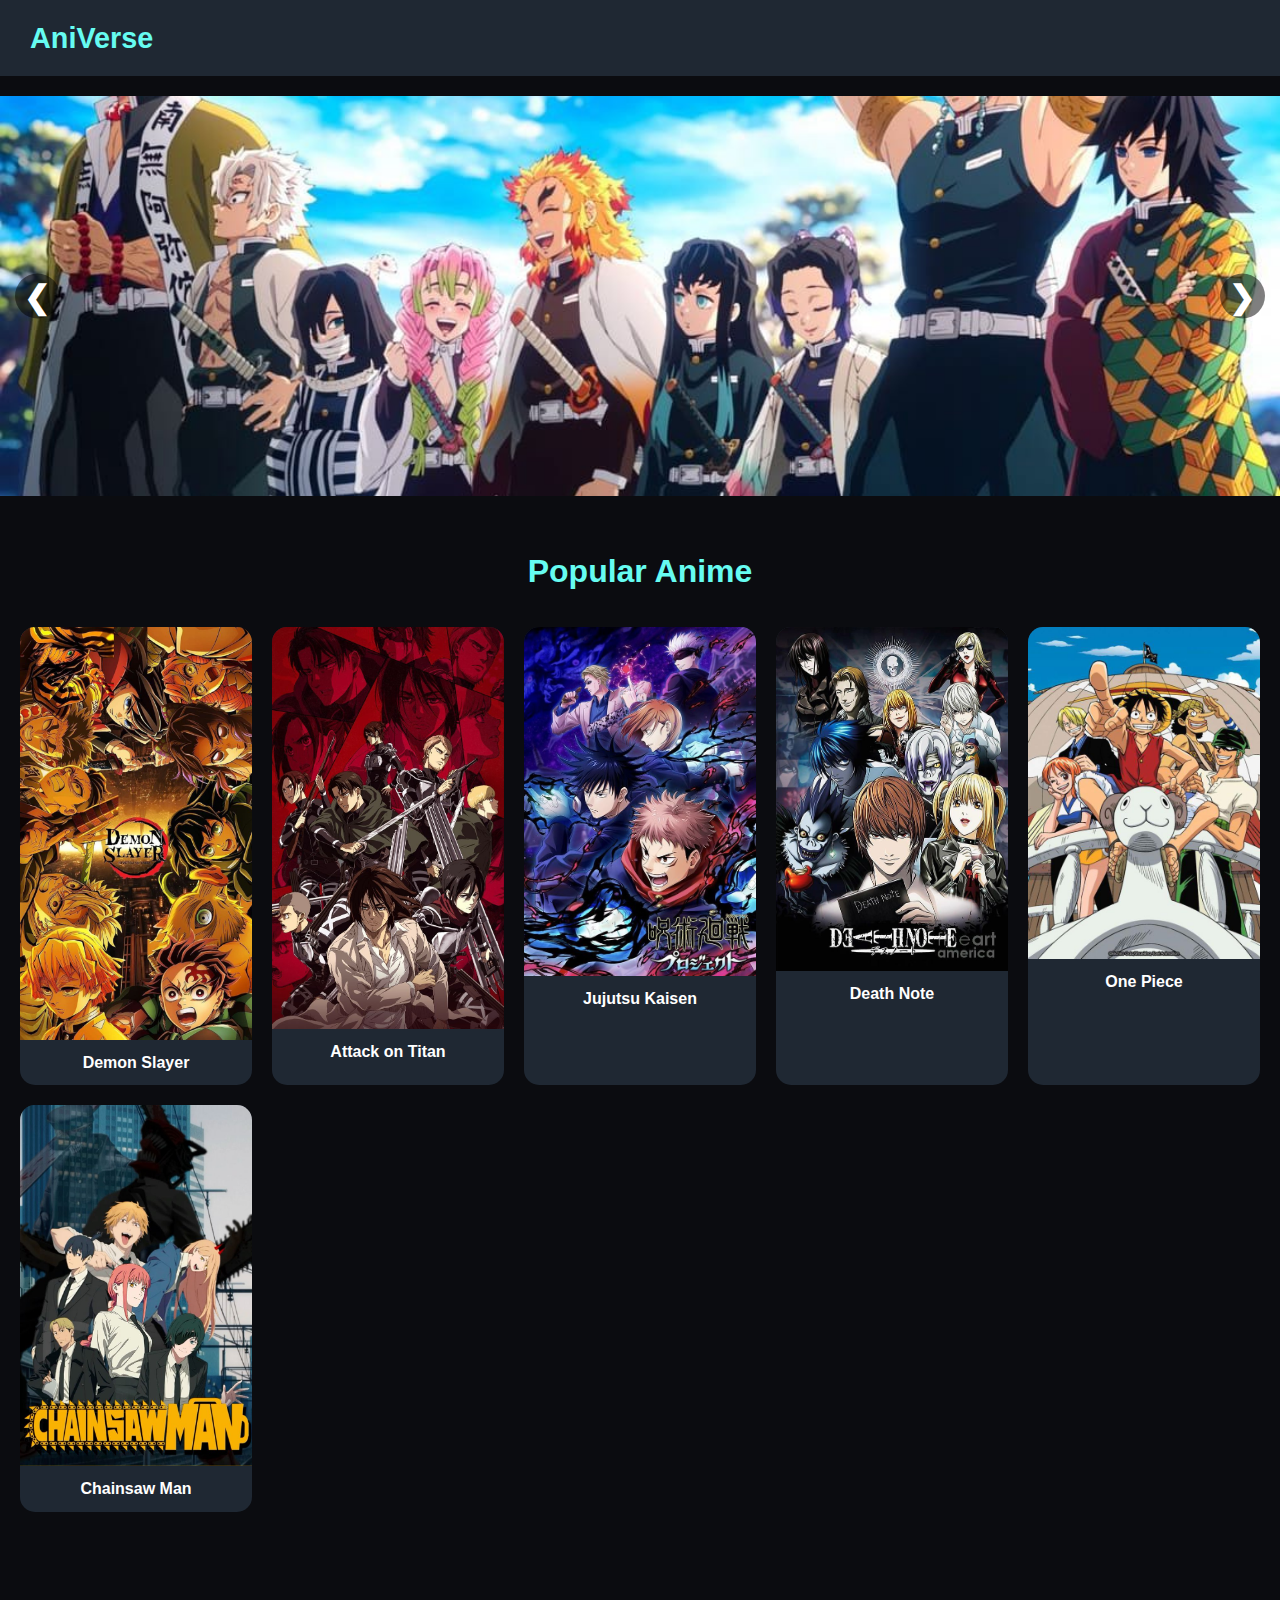
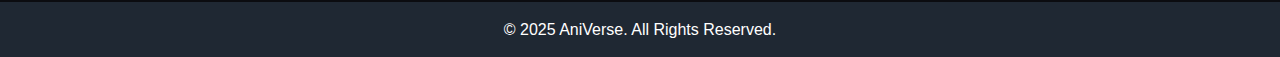
<file: index.html>
<!DOCTYPE html>
<html lang="en">
<head>
  <meta charset="UTF-8" />
  <meta name="viewport" content="width=device-width, initial-scale=1.0" />
  <title>AniVerse - Anime World</title>
  <link rel="stylesheet" href="style.css" />
</head>
<body>

<header>
  <nav>
    <!-- Logo -->
    <div class="logo">
      <a href="index.html">AniVerse</a>
    </div>

    <!-- Hamburger Menu -->
    <div class="menu-toggle" id="mobile-menu">
      <span class="bar"></span>
      <span class="bar"></span>
      <span class="bar"></span>
    </div>

    <!-- Navigation Links -->
    <ul class="nav" id="nav-links">
      <li><a href="index.html">Home</a></li>
      <li><a href="about.html">About</a></li>
      <li><a href="explore.html">Explore</a></li>
      <li><a href="contact.html">Contact Us</a></li>
    </ul>
  </nav>
</header>

<!-- Slider -->
<section class="slider">
  <button class="arrow left" id="prevBtn">&#10094;</button>
  <div class="slider-images" id="sliderImages">
    <img src="images/a11.jpg" alt="Demon Slayer">
    <img src="images/a2.jpg" alt="Attack on Titan">
    <img src="images/a3.jpg" alt="Jujutsu Kaisen">
    <img src="images/a4.jpg" alt="Death Note">
    <img src="images/a5.jpg" alt="One Piece">
    <img src="images/a6.jpg" alt="Chainsaw Man">
  </div>
  <button class="arrow right" id="nextBtn">&#10095;</button>
</section>

<!-- Anime Gallery -->
<section class="anime-gallery">
  <h2>Popular Anime</h2>
  <div class="gallery-container">
    <a href="demon-slayer.html" class="anime-card">
      <img src="images/anime1.jpg" alt="Demon Slayer">
      <h3>Demon Slayer</h3>
    </a>
    <a href="aot.html" class="anime-card">
      <img src="images/anime2.jpg" alt="Attack on Titan">
      <h3>Attack on Titan</h3>
    </a>
    <a href="jk.html" class="anime-card">
      <img src="images/anime3.jpg" alt="Jujutsu Kaisen">
      <h3>Jujutsu Kaisen</h3>
    </a>
    <a href="dn.html" class="anime-card">
      <img src="images/anime4.jpg" alt="Death Note">
      <h3>Death Note</h3>
    </a>
    <a href="onepiece.html" class="anime-card">
      <img src="images/anime5.jpg" alt="One Piece">
      <h3>One Piece</h3>
    </a>
    <a href="chainsawman.html" class="anime-card">
      <img src="images/anime6.jpg" alt="Chainsaw Man">
      <h3>Chainsaw Man</h3>
    </a>
  </div>
</section>

<!-- Footer -->
<footer>
  <p>&copy; 2025 AniVerse. All Rights Reserved.</p>
</footer>

<script>
  // Hamburger toggle
  const mobileMenu = document.getElementById('mobile-menu');
  const navLinks = document.getElementById('nav-links');
  mobileMenu.addEventListener('click', () => {
    navLinks.classList.toggle('showing');
    mobileMenu.classList.toggle('active');
  });

  // Slider
  const sliderImages = document.getElementById('sliderImages');
  const prevBtn = document.getElementById('prevBtn');
  const nextBtn = document.getElementById('nextBtn');
  let index = 0;
  const total = sliderImages.children.length;

  function showSlide(idx) {
    sliderImages.style.transform = `translateX(-${idx * 100}%)`;
  }

  prevBtn.addEventListener('click', () => {
    index = (index === 0) ? total - 1 : index - 1;
    showSlide(index);
  });

  nextBtn.addEventListener('click', () => {
    index = (index === total - 1) ? 0 : index + 1;
    showSlide(index);
  });

  setInterval(() => {
    index = (index + 1) % total;
    showSlide(index);
  }, 5000);
</script>

</body>
</html>
</file>
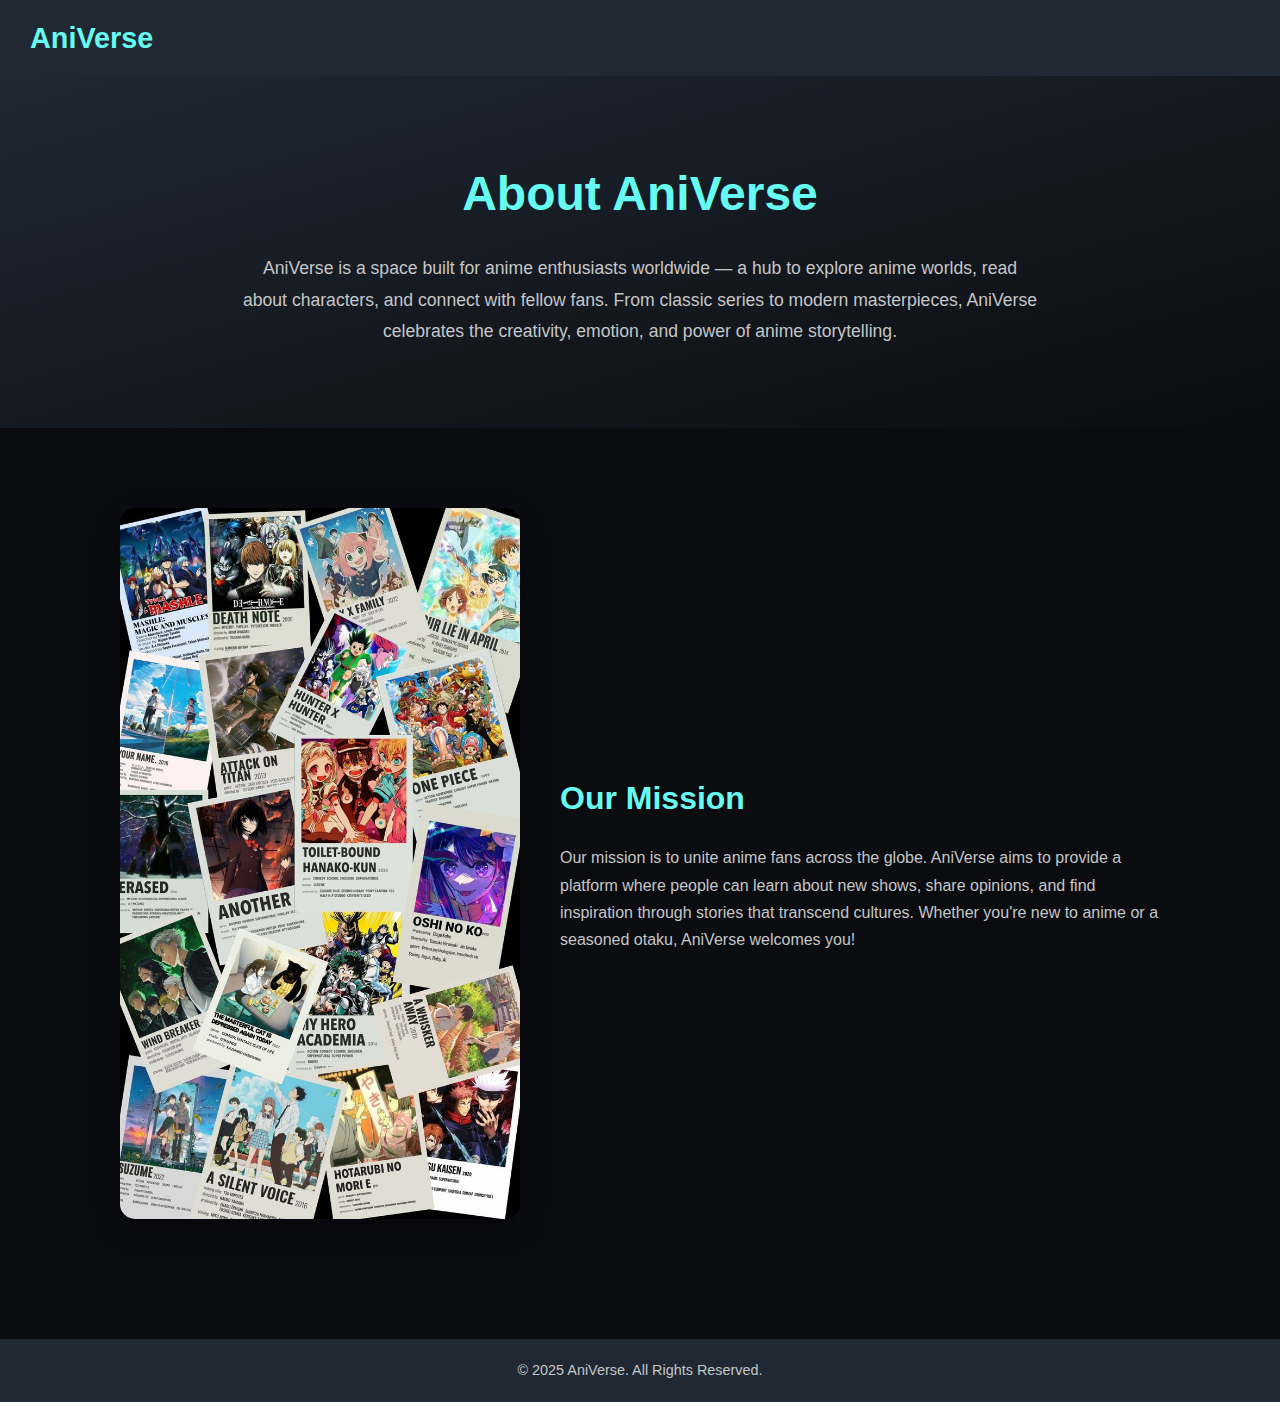
<file: about.html>
<!DOCTYPE html>
<html lang="en">
<head>
  <meta charset="UTF-8">
  <meta name="viewport" content="width=device-width, initial-scale=1.0">
  <title>AniVerse - About</title>
  <link rel="stylesheet" href="style.css">
  <style>
    body {
      font-family: 'Poppins', sans-serif;
      background: #0b0c10;
      color: #fff;
      margin: 0;
      overflow-x: hidden;
    }

    header {
      background: #1f2833;
      padding: 15px 30px;
      position: sticky;
      top: 0;
      z-index: 1000;
    }

    nav {
      display: flex;
      justify-content: space-between;
      align-items: center;
    }

    .logo a {
      color: #66fcf1;
      font-size: 1.8em;
      font-weight: 700;
      text-decoration: none;
      transition: 0.3s;
    }

    .logo a:hover {
      color: #45a29e;
    }

    .nav {
      list-style: none;
      display: flex;
      gap: 25px;
    }

    .nav li a {
      text-decoration: none;
      color: #c5c6c7;
      font-weight: 500;
      transition: 0.3s;
    }

    .nav li a:hover,
    .nav li a.active {
      color: #66fcf1;
    }

    .menu-toggle {
      display: none;
      flex-direction: column;
      cursor: pointer;
      gap: 5px;
    }

    .bar {
      width: 30px;
      height: 3px;
      background: #fff;
      border-radius: 5px;
    }

    /* About Hero Section */
    .about-hero {
      text-align: center;
      padding: 80px 20px;
      background: linear-gradient(to bottom right, #1f2833, #0b0c10);
      animation: fadeIn 1.2s ease-in;
    }

    .about-hero h1 {
      font-size: 3em;
      color: #66fcf1;
      margin-bottom: 20px;
    }

    .about-hero p {
      color: #c5c6c7;
      max-width: 800px;
      margin: 0 auto;
      font-size: 1.1em;
      line-height: 1.8;
    }

    /* Mission Section */
    .mission {
      display: flex;
      flex-wrap: wrap;
      align-items: center;
      justify-content: center;
      gap: 40px;
      padding: 80px 60px;
    }

    .mission img {
      width: 400px;
      border-radius: 15px;
      box-shadow: 0 10px 25px rgba(0,0,0,0.4);
      transition: transform 0.3s ease;
    }

    .mission img:hover {
      transform: scale(1.05);
    }

    .mission-text {
      max-width: 600px;
    }

    .mission-text h2 {
      color: #66fcf1;
      margin-bottom: 20px;
      font-size: 2em;
    }

    .mission-text p {
      color: #c5c6c7;
      font-size: 1em;
      line-height: 1.7;
    }

    /* Team Section */
    .team {
      text-align: center;
      padding: 70px 20px;
      background: #1f2833;
    }

    .team h2 {
      color: #66fcf1;
      font-size: 2.5em;
      margin-bottom: 30px;
    }

    .team-members {
      display: grid;
      grid-template-columns: repeat(auto-fit, minmax(220px, 1fr));
      gap: 30px;
      max-width: 1000px;
      margin: auto;
    }

    .member {
      background: #0b0c10;
      border-radius: 15px;
      padding: 25px;
      box-shadow: 0 5px 15px rgba(0,0,0,0.3);
      transition: transform 0.3s ease;
    }

    .member:hover {
      transform: translateY(-10px);
    }

    .member img {
      width: 120px;
      height: 120px;
      border-radius: 50%;
      margin-bottom: 15px;
      object-fit: cover;
      border: 3px solid #66fcf1;
    }

    .member h3 {
      color: #66fcf1;
      margin-bottom: 5px;
    }

    .member p {
      color: #c5c6c7;
      font-size: 0.9em;
    }

    footer {
      background: #1f2833;
      text-align: center;
      padding: 20px;
      color: #c5c6c7;
      font-size: 0.9em;
    }

    @keyframes fadeIn {
      from { opacity: 0; transform: translateY(20px); }
      to { opacity: 1; transform: translateY(0); }
    }

    /* Responsive */
    @media (max-width: 768px) {
      .menu-toggle { display: flex; }
      .nav {
        position: absolute;
        top: 70px;
        right: 0;
        background: #0b0c10;
        flex-direction: column;
        width: 200px;
        display: none;
      }
      .nav.showing { display: flex; }
      .nav li { text-align: center; padding: 15px 0; }
      .about-hero h1 { font-size: 2.2em; }
      .mission { padding: 50px 20px; }
      .mission img { width: 90%; }
    }
  </style>
</head>

<body>

  <!-- Header -->
  <header>
    <nav>
      <div class="logo"><a href="index.html">AniVerse</a></div>
      <div class="menu-toggle" id="mobile-menu">
        <span class="bar"></span>
        <span class="bar"></span>
        <span class="bar"></span>
      </div>
      <ul class="nav" id="nav-links">
        <li><a href="index.html">Home</a></li>
        <li><a href="about.html" class="active">About</a></li>
        <li><a href="explore.html">Explore</a></li>
        <li><a href="contact.html">Contact</a></li>
      </ul>
    </nav>
  </header>

  <!-- About Section -->
  <section class="about-hero">
    <h1>About AniVerse</h1>
    <p>AniVerse is a space built for anime enthusiasts worldwide — a hub to explore anime worlds, read about characters, and connect with fellow fans. From classic series to modern masterpieces, AniVerse celebrates the creativity, emotion, and power of anime storytelling.</p>
  </section>

  <!-- Mission Section -->
  <section class="mission">
    <img src="images/collage.jpg" alt="Anime collage">
    <div class="mission-text">
      <h2>Our Mission</h2>
      <p>Our mission is to unite anime fans across the globe. AniVerse aims to provide a platform where people can learn about new shows, share opinions, and find inspiration through stories that transcend cultures. Whether you're new to anime or a seasoned otaku, AniVerse welcomes you!</p>
    </div>
  </section>
    
  <!-- Footer -->
  <footer>
    <p>&copy; 2025 AniVerse. All Rights Reserved.</p>
  </footer>

  <!-- JS -->
  <script>
  const hamburger = document.querySelector('.menu-toggle');
  const navLinks = document.querySelector('.nav');

  hamburger.addEventListener('click', () => {
    navLinks.classList.toggle('showing');
    hamburger.classList.toggle('active');
  });
</script>


  </script>
  
</body>
</html>
</file>
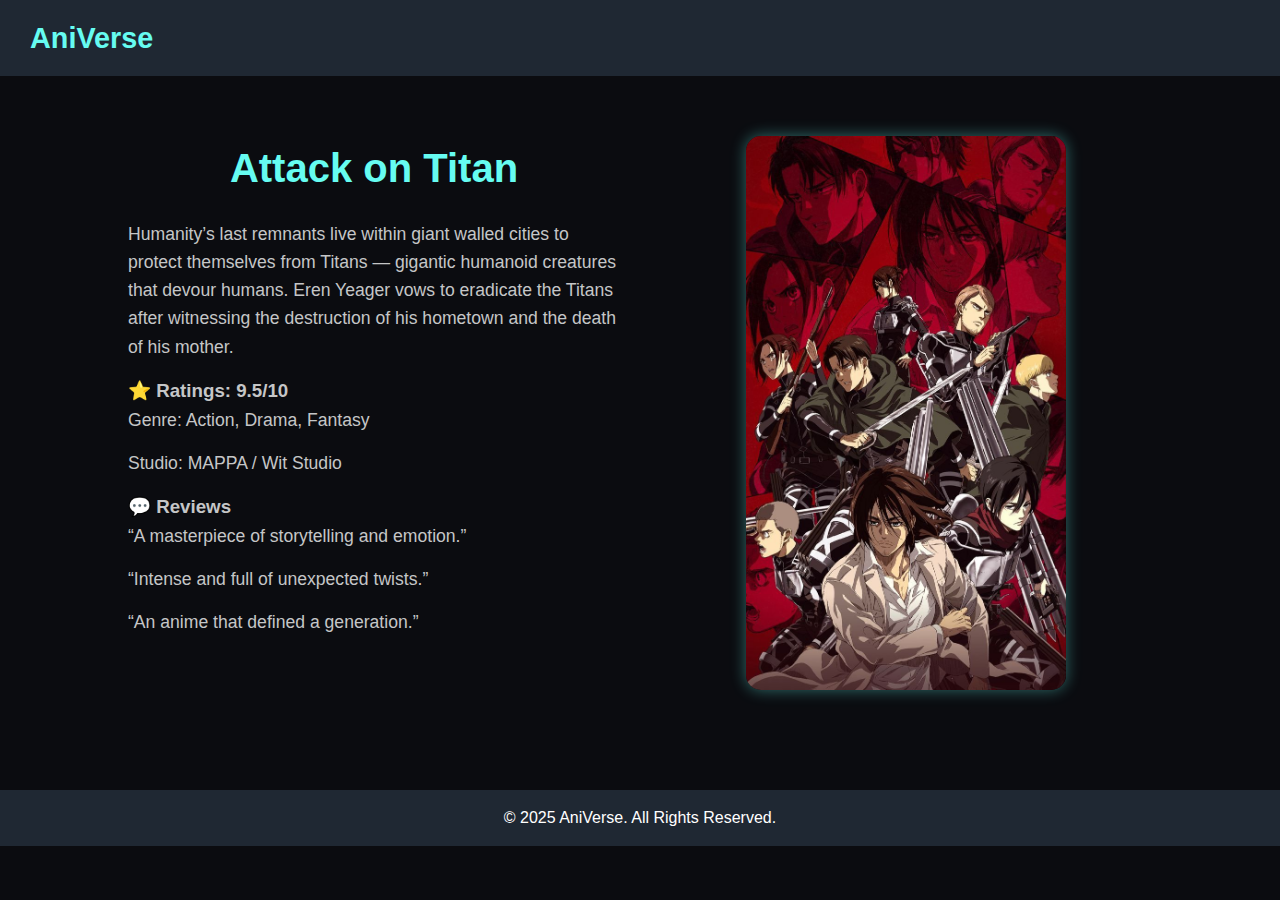
<file: aot.html>
<!DOCTYPE html>
<html lang="en">
<head>
  <meta charset="UTF-8" />
  <meta name="viewport" content="width=device-width, initial-scale=1.0" />
  <title>Attack on Titan - AniVerse</title>
  <link rel="stylesheet" href="style.css" />
</head>
<body>

  <!-- Header -->
  <header>
    <nav>
      <div class="logo">
        <a href="index.html">AniVerse</a>
      </div>

      <div class="menu-toggle" id="mobile-menu">
        <span class="bar"></span>
        <span class="bar"></span>
        <span class="bar"></span>
      </div>

      <ul class="nav" id="nav-links">
        <li><a href="index.html">Home</a></li>
        <li><a href="explore.html">Explore</a></li>
        <li><a href="contact.html">Contact Us</a></li>
        <li><a href="about.html">About</a></li>
      </ul>
    </nav>
  </header>

  <!-- Anime Details -->
  <section class="anime-detail">
    <div class="detail-left">
      <h1>Attack on Titan</h1>
      <p class="overview">
        Humanity’s last remnants live within giant walled cities to protect themselves from Titans —
        gigantic humanoid creatures that devour humans. Eren Yeager vows to eradicate the Titans
        after witnessing the destruction of his hometown and the death of his mother.
      </p>

      <div class="ratings">
        <h3>⭐ Ratings: 9.5/10</h3>
        <p>Genre: Action, Drama, Fantasy</p>
        <p>Studio: MAPPA / Wit Studio</p>
      </div>

      <div class="reviews">
        <h3>💬 Reviews</h3>
        <p>“A masterpiece of storytelling and emotion.”</p>
        <p>“Intense and full of unexpected twists.”</p>
        <p>“An anime that defined a generation.”</p>
      </div>
    </div>

    <div class="detail-right">
      <img src="images/anime2.jpg" alt="Attack on Titan Poster" />
    </div>
  </section>

  <footer>
    <p>&copy; 2025 AniVerse. All Rights Reserved.</p>
  </footer>

  <script>
    const hamburger = document.getElementById('mobile-menu');
    const navLinks = document.getElementById('nav-links');
    hamburger.addEventListener('click', () => {
      navLinks.classList.toggle('showing');
      hamburger.classList.toggle('active');
    });
  </script>

</body>
</html>
</file>
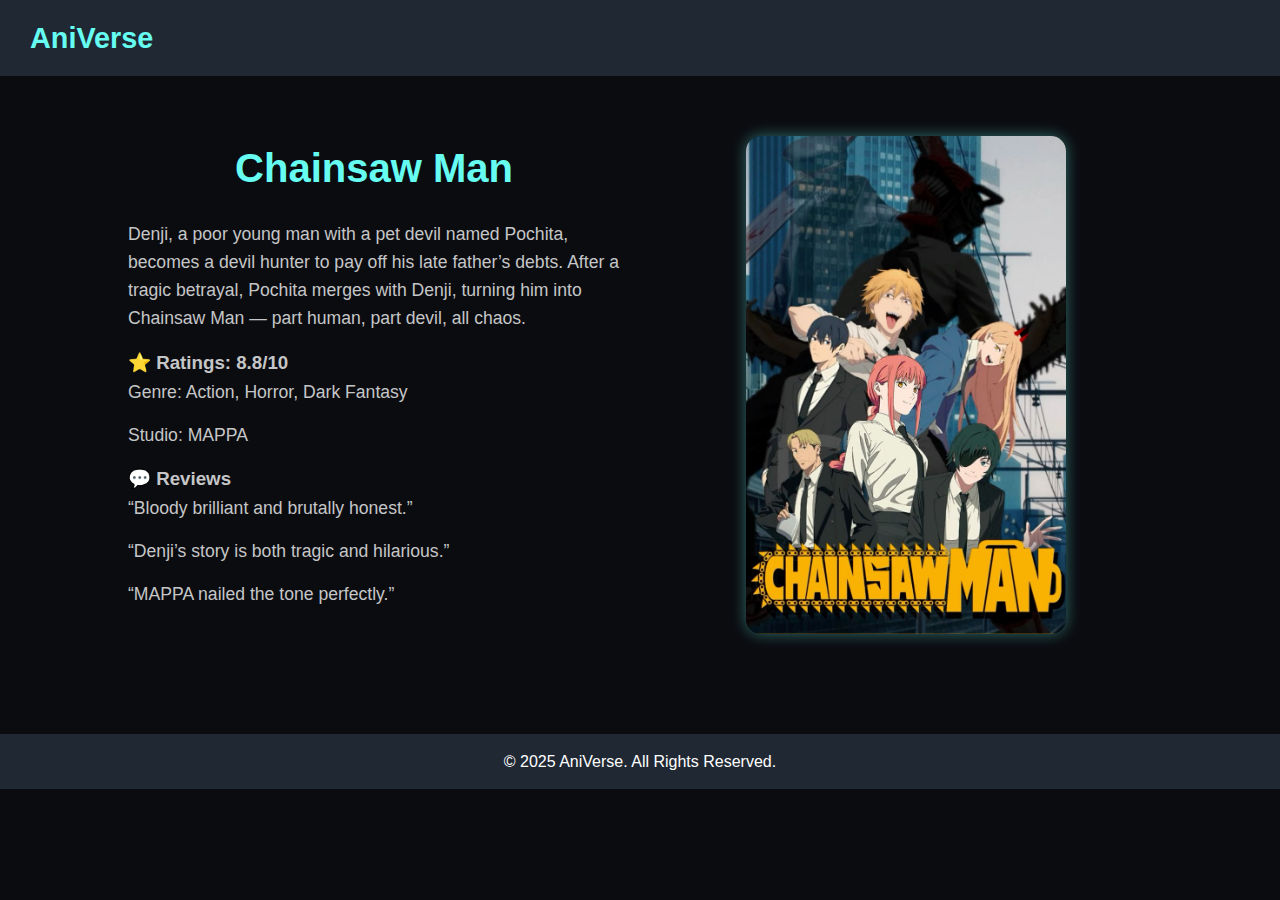
<file: chainsawman.html>
<!DOCTYPE html>
<html lang="en">
<head>
  <meta charset="UTF-8" />
  <meta name="viewport" content="width=device-width, initial-scale=1.0" />
  <title>Chainsaw Man - AniVerse</title>
  <link rel="stylesheet" href="style.css" />
</head>
<body>

  <header>
    <nav>
      <div class="logo">
        <a href="index.html">AniVerse</a>
      </div>

      <div class="menu-toggle" id="mobile-menu">
        <span class="bar"></span>
        <span class="bar"></span>
        <span class="bar"></span>
      </div>

      <ul class="nav" id="nav-links">
        <li><a href="index.html">Home</a></li>
        <li><a href="explore.html">Explore</a></li>
        <li><a href="contact.html">Contact Us</a></li>
        <li><a href="about.html">About</a></li>
      </ul>
    </nav>
  </header>

  <section class="anime-detail">
    <div class="detail-left">
      <h1>Chainsaw Man</h1>
      <p class="overview">
        Denji, a poor young man with a pet devil named Pochita, becomes a devil hunter to pay off his late father’s debts.
        After a tragic betrayal, Pochita merges with Denji, turning him into Chainsaw Man — part human, part devil, all chaos.
      </p>

      <div class="ratings">
        <h3>⭐ Ratings: 8.8/10</h3>
        <p>Genre: Action, Horror, Dark Fantasy</p>
        <p>Studio: MAPPA</p>
      </div>

      <div class="reviews">
        <h3>💬 Reviews</h3>
        <p>“Bloody brilliant and brutally honest.”</p>
        <p>“Denji’s story is both tragic and hilarious.”</p>
        <p>“MAPPA nailed the tone perfectly.”</p>
      </div>
    </div>

    <div class="detail-right">
      <img src="images/anime6.jpg" alt="Chainsaw Man Poster" />
    </div>
  </section>

  <footer>
    <p>&copy; 2025 AniVerse. All Rights Reserved.</p>
  </footer>

  <script>
    const hamburger = document.getElementById('mobile-menu');
    const navLinks = document.getElementById('nav-links');
    hamburger.addEventListener('click', () => {
      navLinks.classList.toggle('showing');
      hamburger.classList.toggle('active');
    });
  </script>

</body>
</html>
</file>
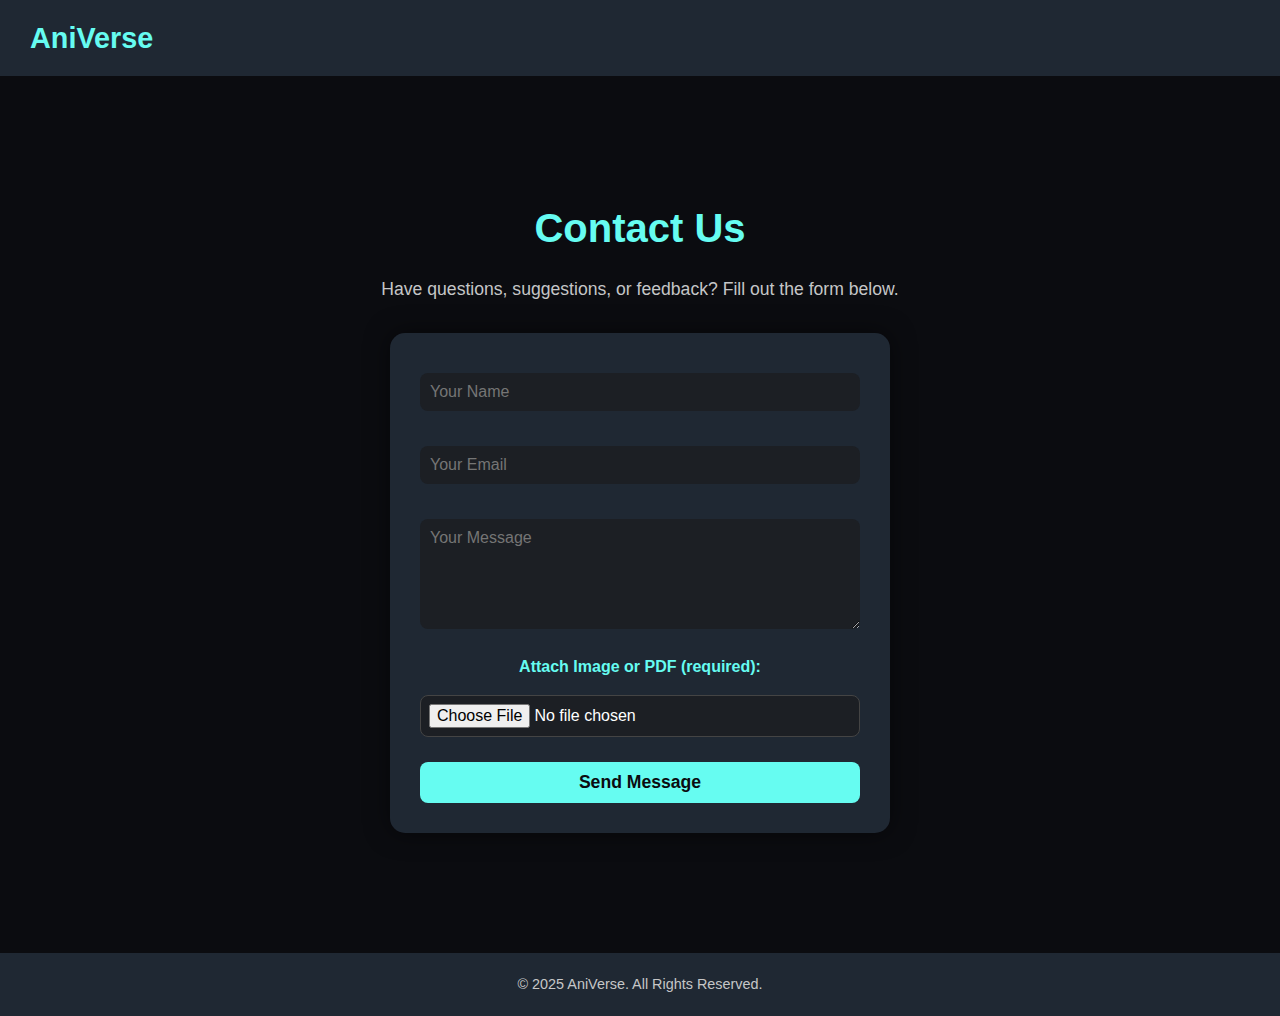
<file: contact.html>
<!DOCTYPE html>
<html lang="en">
<head>
  <meta charset="UTF-8">
  <meta name="viewport" content="width=device-width, initial-scale=1.0">
  <title>Contact Us - AniVerse</title>
  <link rel="stylesheet" href="style.css">
  <style>
    body {
      font-family: 'Poppins', sans-serif;
      background: #0b0c10;
      color: #fff;
      margin: 0;
      overflow-x: hidden;
    }

    header {
      background: #1f2833;
      padding: 15px 30px;
      position: sticky;
      top: 0;
      z-index: 1000;
    }

    nav {
      display: flex;
      justify-content: space-between;
      align-items: center;
    }

    .logo a {
      color: #66fcf1;
      font-size: 1.8em;
      font-weight: 700;
      text-decoration: none;
      transition: 0.3s;
    }

    .logo a:hover {
      color: #45a29e;
    }

    .nav {
      list-style: none;
      display: flex;
      gap: 25px;
    }

    .nav li a {
      text-decoration: none;
      color: #c5c6c7;
      font-weight: 500;
      transition: 0.3s;
    }

    .nav li a:hover,
    .nav li a.active {
      color: #66fcf1;
    }

    .menu-toggle {
      display: none;
      flex-direction: column;
      cursor: pointer;
      gap: 5px;
      transition: 0.3s;
    }

    .bar {
      width: 30px;
      height: 3px;
      background: #fff;
      border-radius: 5px;
      transition: 0.3s;
    }

    /* Cross animation */
    .menu-toggle.active .bar:nth-child(1) {
      transform: rotate(45deg) translate(5px, 5px);
    }

    .menu-toggle.active .bar:nth-child(2) {
      opacity: 0;
    }

    .menu-toggle.active .bar:nth-child(3) {
      transform: rotate(-45deg) translate(5px, -5px);
    }

    main {
      text-align: center;
      padding: 60px 20px;
    }

    h1 {
      color: #66fcf1;
      font-size: 2.5em;
      margin-bottom: 15px;
    }

    .intro {
      color: #c5c6c7;
      margin-bottom: 30px;
      font-size: 1.1em;
    }

    form {
      display: flex;
      flex-direction: column;
      align-items: center;
      gap: 15px;
      max-width: 500px;
      margin: 0 auto;
    }

    form input, form textarea, form button {
      width: 100%;
      padding: 10px;
      border-radius: 8px;
      border: none;
      outline: none;
      font-family: inherit;
    }

    input, textarea {
      background: #1c1f24;
      color: #fff;
      border: 1px solid #444;
    }

    button {
      background: #66fcf1;
      color: #0b0c10;
      cursor: pointer;
      transition: 0.3s;
      font-weight: bold;
    }

    button:hover {
      background: #45a29e;
    }

    /* File input */
    .file-field {
      display: flex;
      flex-direction: column;
      width: 100%;
    }

    .file-field label {
      color: #66fcf1;
      font-weight: bold;
      margin-bottom: 5px;
    }

    .file-field input[type="file"] {
      padding: 8px;
      background: #1c1f24;
      color: #fff;
      border: 1px solid #444;
      border-radius: 8px;
      cursor: pointer;
    }

    /* Preview */
    .preview {
      margin-top: 10px;
      text-align: center;
      display: none;
    }

    .preview img, .preview iframe {
      max-width: 100%;
      max-height: 300px;
      border-radius: 10px;
      margin-top: 10px;
      box-shadow: 0 0 8px rgba(255, 255, 255, 0.15);
    }

    #successMsg {
      display: none;
      color: #00ff7f;
      font-weight: bold;
    }

    footer {
      background: #1f2833;
      text-align: center;
      padding: 20px;
      color: #c5c6c7;
      font-size: 0.9em;
      margin-top: 50px;
    }

    /* Responsive Design */
    @media (max-width: 768px) {
      .menu-toggle {
        display: flex;
      }

      .nav {
        position: absolute;
        top: 70px;
        right: 0;
        background: #0b0c10;
        flex-direction: column;
        width: 200px;
        display: none;
        padding: 20px 0;
        border-radius: 8px 0 0 8px;
      }

      .nav.showing {
        display: flex;
      }

      .nav li {
        text-align: center;
        padding: 15px 0;
      }

      h1 {
        font-size: 2em;
      }

      form {
        width: 90%;
      }
    }
  </style>
</head>
<body>

  <!-- Header -->
  <header>
    <nav>
      <div class="logo"><a href="index.html">AniVerse</a></div>
      <div class="menu-toggle" id="mobile-menu">
        <span class="bar"></span>
        <span class="bar"></span>
        <span class="bar"></span>
      </div>
      <ul class="nav" id="nav-links">
        <li><a href="index.html">Home</a></li>
        <li><a href="about.html">About</a></li>
        <li><a href="explore.html">Explore</a></li>
        <li><a href="contact.html" class="active">Contact</a></li>
      </ul>
    </nav>
  </header>

  <!-- Main Content -->
  <main>
    <h1>Contact Us</h1>
    <p class="intro">Have questions, suggestions, or feedback? Fill out the form below.</p>

    <form id="contactForm">
      <input type="text" id="name" name="name" placeholder="Your Name" required>
      <input type="email" id="email" name="email" placeholder="Your Email" required>
      <textarea id="message" name="message" rows="5" placeholder="Your Message" required></textarea>

      <!-- File Upload -->
      <div class="file-field">
        <label for="fileUpload">Attach Image or PDF (required):</label>
        <input type="file" id="fileUpload" accept="image/*,.pdf" required>
        <div class="preview" id="previewContainer">
          <img id="imagePreview" alt="Image Preview" style="display:none;">
          <iframe id="pdfPreview" style="display:none;"></iframe>
        </div>
      </div>

      <button type="submit">Send Message</button>
      <p id="successMsg">Thank you! Your message has been sent.</p>
    </form>
  </main>

  <!-- Footer -->
  <footer>
    <p>&copy; 2025 AniVerse. All Rights Reserved.</p>
  </footer>

  <!-- JavaScript -->
  <script>
    // Hamburger Menu Toggle
    const hamburger = document.getElementById('mobile-menu');
    const navLinks = document.getElementById('nav-links');

    hamburger.addEventListener('click', () => {
      navLinks.classList.toggle('showing');
      hamburger.classList.toggle('active');
    });

    // Contact Form Validation & Submission
    const form = document.getElementById('contactForm');
    const successMsg = document.getElementById('successMsg');
    const fileInput = document.getElementById('fileUpload');

    form.addEventListener('submit', function(e) {
      e.preventDefault();

      const name = document.getElementById('name').value.trim();
      const email = document.getElementById('email').value.trim();
      const message = document.getElementById('message').value.trim();
      const file = fileInput.files[0];

      if (!name || !email || !message || !file) {
        alert('Please fill in all fields and attach a file!');
        return;
      }

      if (!file.type.startsWith('image/') && file.type !== 'application/pdf') {
        alert('Please upload only an image or a PDF file!');
        return;
      }

      successMsg.style.display = 'block';

      setTimeout(() => {
        form.reset();
        successMsg.style.display = 'none';
        document.getElementById('previewContainer').style.display = 'none';
      }, 2000);
    });

    // File Preview
    const previewContainer = document.getElementById('previewContainer');
    const imagePreview = document.getElementById('imagePreview');
    const pdfPreview = document.getElementById('pdfPreview');

    fileInput.addEventListener('change', function() {
      const file = this.files[0];
      if (!file) return;

      const fileType = file.type;
      const fileURL = URL.createObjectURL(file);

      previewContainer.style.display = 'block';
      imagePreview.style.display = 'none';
      pdfPreview.style.display = 'none';

      if (fileType.startsWith('image/')) {
        imagePreview.src = fileURL;
        imagePreview.style.display = 'block';
      } else if (fileType === 'application/pdf') {
        pdfPreview.src = fileURL;
        pdfPreview.style.display = 'block';
      } else {
        alert('Please upload only an image or a PDF file!');
        previewContainer.style.display = 'none';
      }
    });
  </script>
</body>
</html>
</file>
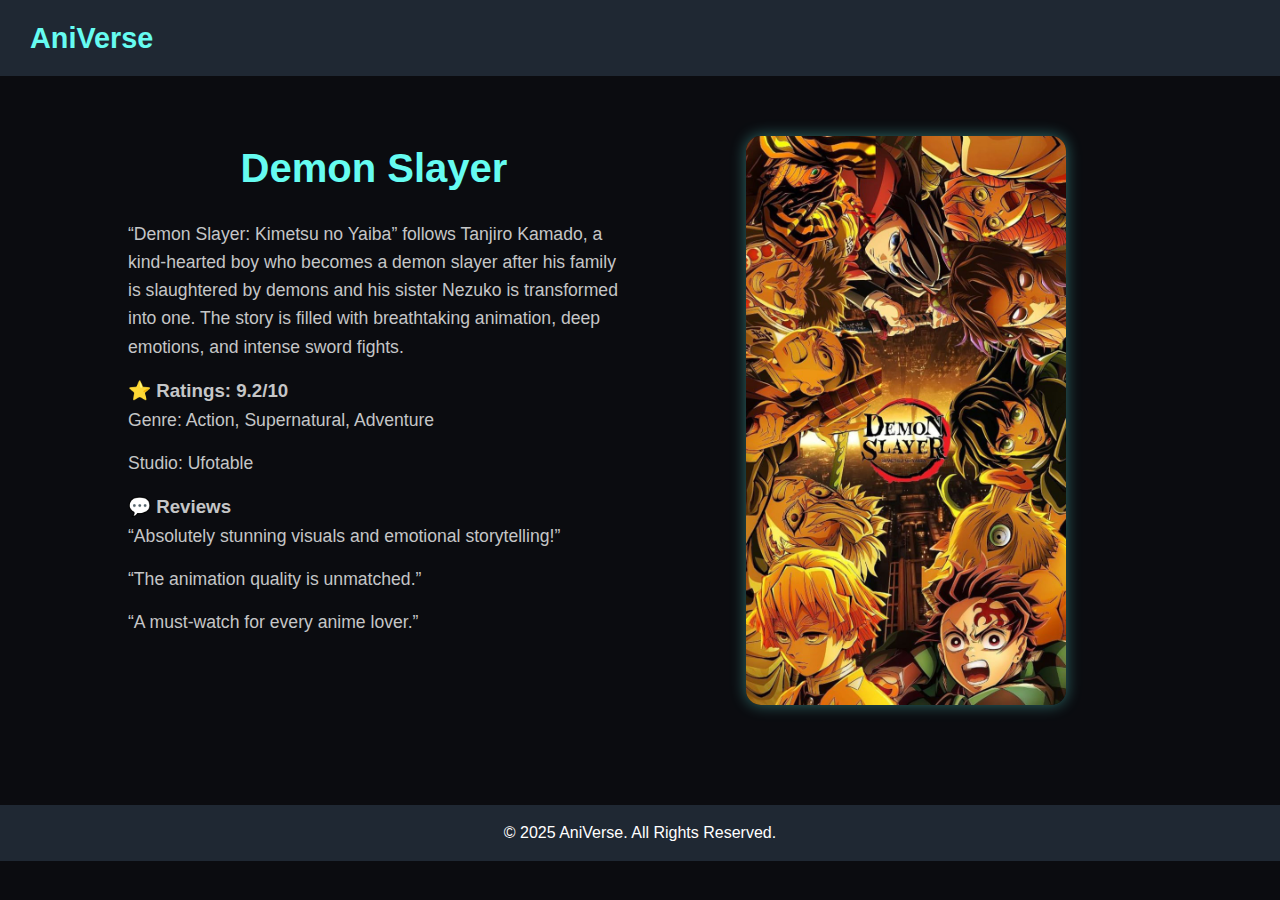
<file: demon-slayer.html>
<!DOCTYPE html>
<html lang="en">
<head>
  <meta charset="UTF-8" />
  <meta name="viewport" content="width=device-width, initial-scale=1.0" />
  <title>Demon Slayer - AniVerse</title>
  <link rel="stylesheet" href="style.css" />
</head>
<body>

  <!-- Header -->
  <header>
    <nav>
      <div class="logo">
        <a href="index.html">AniVerse</a>
      </div>

      <!-- Hamburger Menu -->
      <div class="menu-toggle" id="mobile-menu">
        <span class="bar"></span>
        <span class="bar"></span>
        <span class="bar"></span>
      </div>

      <!-- Navigation Links -->
      <ul class="nav" id="nav-links">
        <li><a href="index.html">Home</a></li>
        <li><a href="explore.html">Explore</a></li>
        <li><a href="about.html">About</a></li>
        <li><a href="contact.html">Contact Us</a></li>
      </ul>
    </nav>
  </header>

  <!-- Main Content -->
  <section class="anime-detail">
    <div class="detail-left">
      <h1>Demon Slayer</h1>
      <p class="overview">
        “Demon Slayer: Kimetsu no Yaiba” follows Tanjiro Kamado, a kind-hearted boy
        who becomes a demon slayer after his family is slaughtered by demons and
        his sister Nezuko is transformed into one. The story is filled with breathtaking
        animation, deep emotions, and intense sword fights.
      </p>

      <div class="ratings">
        <h3>⭐ Ratings: 9.2/10</h3>
        <p>Genre: Action, Supernatural, Adventure</p>
        <p>Studio: Ufotable</p>
      </div>

      <div class="reviews">
        <h3>💬 Reviews</h3>
        <p>“Absolutely stunning visuals and emotional storytelling!”</p>
        <p>“The animation quality is unmatched.”</p>
        <p>“A must-watch for every anime lover.”</p>
      </div>
    </div>

    <div class="detail-right">
      <img src="images/anime1.jpg" alt="Demon Slayer Poster" />
    </div>
  </section>

  <!-- Footer -->
  <footer>
    <p>&copy; 2025 AniVerse. All Rights Reserved.</p>
  </footer>

  <!-- Script -->
  <script>
    // Hamburger Menu Toggle
    const hamburger = document.getElementById('mobile-menu');
    const navLinks = document.getElementById('nav-links');

    hamburger.addEventListener('click', () => {
      navLinks.classList.toggle('showing');
      hamburger.classList.toggle('active');
    });
  </script>

</body>
</html>
</file>
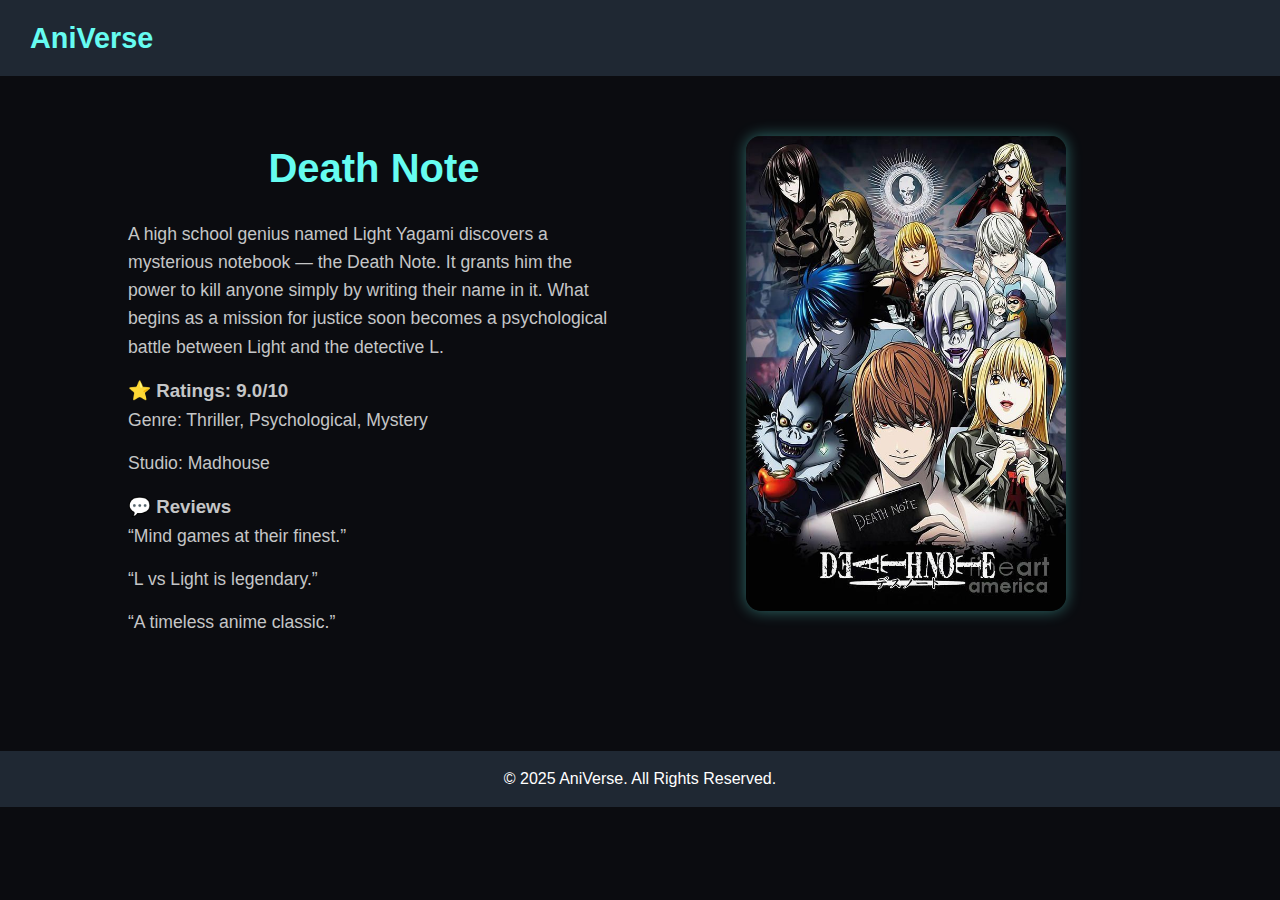
<file: dn.html>
<!DOCTYPE html>
<html lang="en">
<head>
  <meta charset="UTF-8" />
  <meta name="viewport" content="width=device-width, initial-scale=1.0" />
  <title>Death Note - AniVerse</title>
  <link rel="stylesheet" href="style.css" />
</head>
<body>

  <header>
    <nav>
      <div class="logo">
        <a href="index.html">AniVerse</a>
      </div>

      <div class="menu-toggle" id="mobile-menu">
        <span class="bar"></span>
        <span class="bar"></span>
        <span class="bar"></span>
      </div>

      <ul class="nav" id="nav-links">
        <li><a href="index.html">Home</a></li>
        <li><a href="explore.html">Explore</a></li>
        <li><a href="contact.html">Contact Us</a></li>
        <li><a href="about.html">About</a></li>
      </ul>
    </nav>
  </header>

  <section class="anime-detail">
    <div class="detail-left">
      <h1>Death Note</h1>
      <p class="overview">
        A high school genius named Light Yagami discovers a mysterious notebook — the Death Note.
        It grants him the power to kill anyone simply by writing their name in it.
        What begins as a mission for justice soon becomes a psychological battle between Light and the detective L.
      </p>

      <div class="ratings">
        <h3>⭐ Ratings: 9.0/10</h3>
        <p>Genre: Thriller, Psychological, Mystery</p>
        <p>Studio: Madhouse</p>
      </div>

      <div class="reviews">
        <h3>💬 Reviews</h3>
        <p>“Mind games at their finest.”</p>
        <p>“L vs Light is legendary.”</p>
        <p>“A timeless anime classic.”</p>
      </div>
    </div>

    <div class="detail-right">
      <img src="images/anime4.jpg" alt="Death Note Poster" />
    </div>
  </section>

  <footer>
    <p>&copy; 2025 AniVerse. All Rights Reserved.</p>
  </footer>

  <script>
    const hamburger = document.getElementById('mobile-menu');
    const navLinks = document.getElementById('nav-links');
    hamburger.addEventListener('click', () => {
      navLinks.classList.toggle('showing');
      hamburger.classList.toggle('active');
    });
  </script>

</body>
</html>
</file>
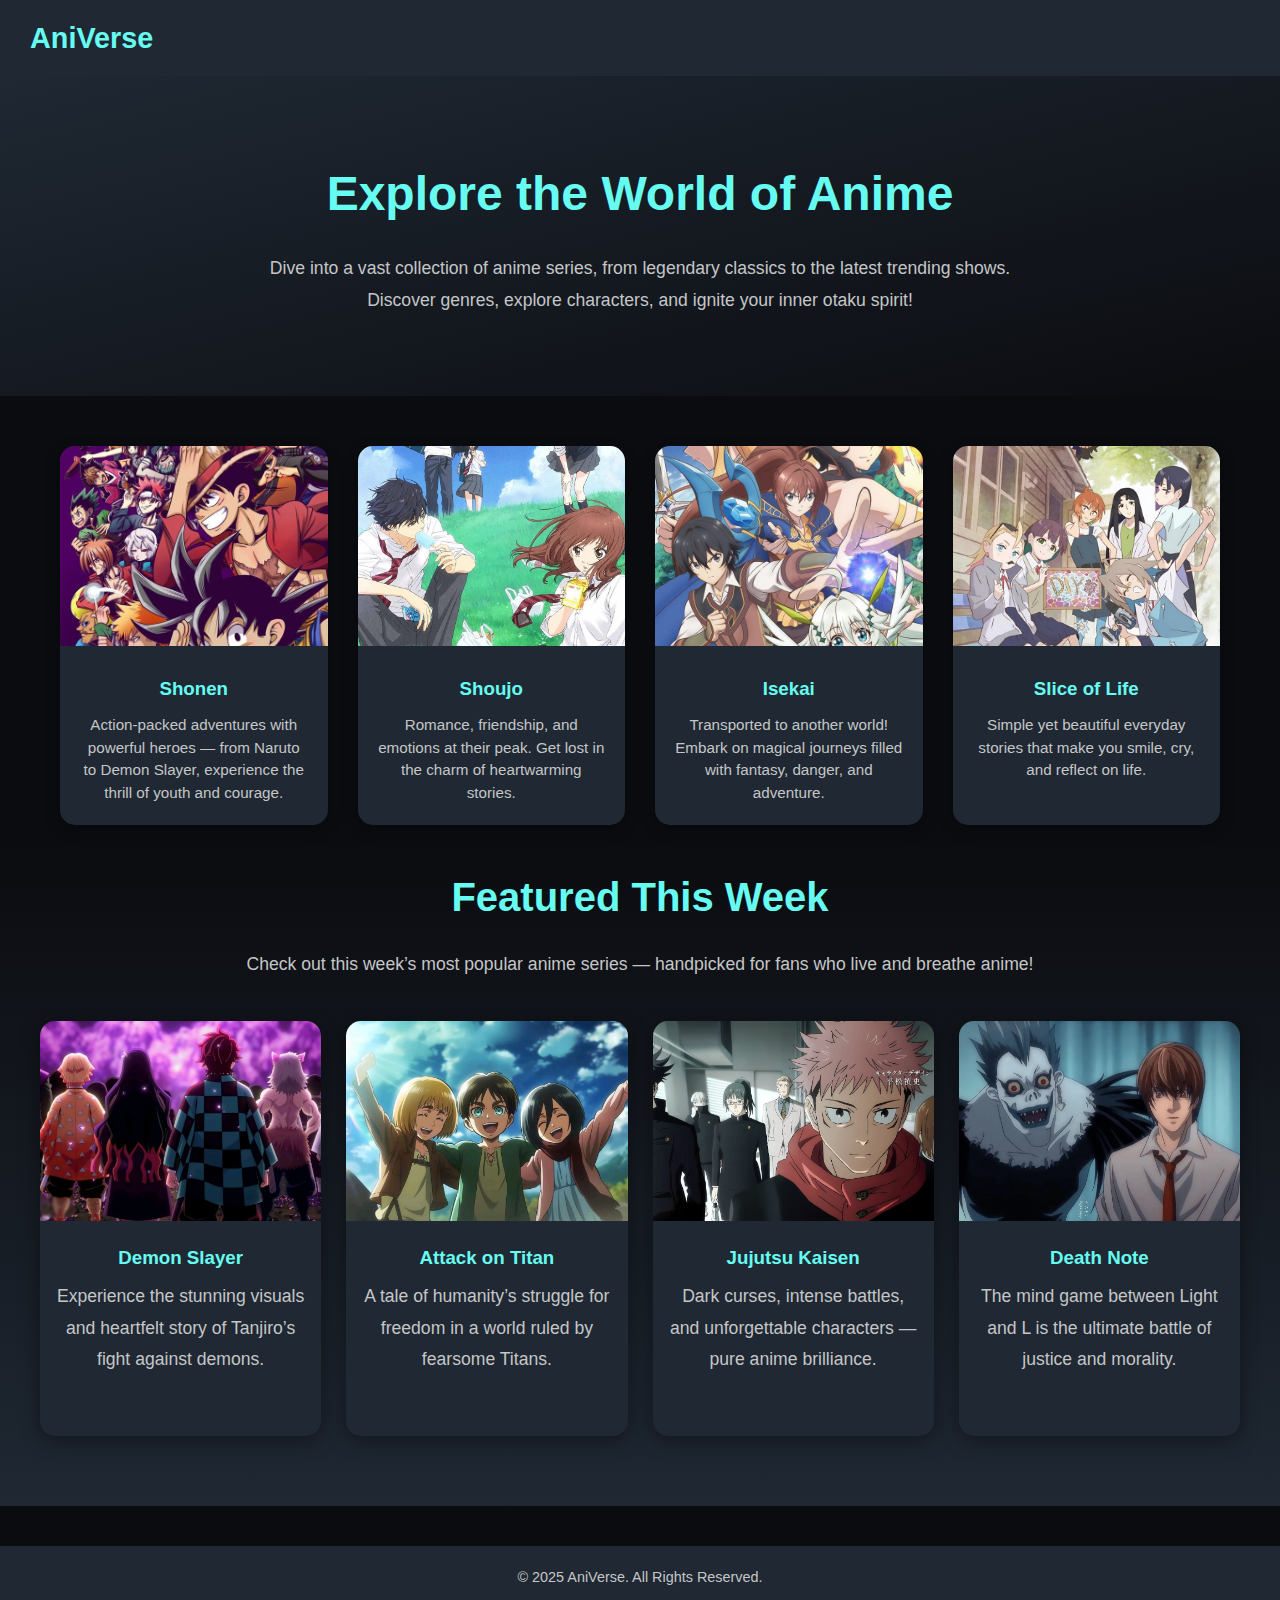
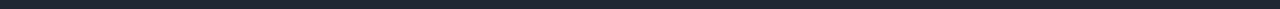
<file: explore.html>
<!DOCTYPE html>
<html lang="en">
<head>
  <meta charset="UTF-8">
  <meta name="viewport" content="width=device-width, initial-scale=1.0">
  <title>AniVerse - Explore</title>
  <link rel="stylesheet" href="style.css">
  <style>
    /* Explore Page Enhancements */

    body {
      font-family: 'Poppins', sans-serif;
      background: #0b0c10;
      color: #fff;
      margin: 0;
      overflow-x: hidden;
    }

    header {
      background: #1f2833;
      padding: 15px 30px;
      position: sticky;
      top: 0;
      z-index: 1000;
    }

    nav {
      display: flex;
      justify-content: space-between;
      align-items: center;
    }

    .logo a {
      color: #66fcf1;
      font-size: 1.8em;
      font-weight: 700;
      text-decoration: none;
      transition: 0.3s;
    }

    .logo a:hover {
      color: #45a29e;
    }

    .nav {
      list-style: none;
      display: flex;
      gap: 25px;
    }

    .nav li a {
      text-decoration: none;
      color: #c5c6c7;
      font-weight: 500;
      transition: 0.3s;
    }

    .nav li a:hover {
      color: #66fcf1;
    }

    .menu-toggle {
      display: none;
      flex-direction: column;
      cursor: pointer;
      gap: 5px;
    }

    .bar {
      width: 30px;
      height: 3px;
      background: #fff;
      border-radius: 5px;
    }

    /* Explore Hero Section */
    .explore-hero {
      text-align: center;
      padding: 80px 20px;
      background: linear-gradient(to bottom right, #1f2833, #0b0c10);
      animation: fadeIn 1.5s ease-in;
    }

    .explore-hero h1 {
      font-size: 3em;
      color: #66fcf1;
      margin-bottom: 20px;
    }

    .explore-hero p {
      color: #c5c6c7;
      max-width: 800px;
      margin: 0 auto;
      font-size: 1.1em;
      line-height: 1.8;
    }

    /* Anime Categories */
 .anime-categories {
  display: grid;
  grid-template-columns: repeat(auto-fit, minmax(250px, 1fr));
  gap: 30px;
  padding: 50px 60px 20px; /* reduced bottom padding from 50px to 20px */
}

    .category-card {
      background: #1f2833;
      border-radius: 15px;
      box-shadow: 0 5px 15px rgba(0,0,0,0.3);
      overflow: hidden;
      transition: transform 0.3s ease, box-shadow 0.3s ease;
    }

    .category-card:hover {
      transform: translateY(-10px);
      box-shadow: 0 8px 25px rgba(102, 252, 241, 0.3);
    }

    .category-card img {
      width: 100%;
      height: 200px;
      object-fit: cover;
    }

    .category-card .content {
      padding: 20px;
      text-align: center;
    }

    .category-card h3 {
      color: #66fcf1;
      margin-bottom: 10px;
    }

    .category-card p {
      color: #c5c6c7;
      font-size: 0.95em;
      line-height: 1.5;
    }
/* Featured Section */
.featured {
  text-align: center;
  padding: 20px 30px; /* reduced top padding from 80px to 60px */
  background: linear-gradient(180deg, #0b0c10 0%, #1f2833 100%);
}

.featured h2 {
  color: #66fcf1;
  font-size: 2.5em;
  margin-bottom: 20px;
}

.featured p {
  color: #c5c6c7;
  font-size: 1.1em;
  margin: 0 auto 40px; /* kept consistent and compact */
  max-width: 800px;
}

.featured button {
  background: #66fcf1;
  color: #0b0c10;
  border: none;
  padding: 12px 25px;
  border-radius: 8px;
  font-weight: 600;
  cursor: pointer;
  transition: background 0.3s;
}

.featured button:hover {
  background: #45a29e;
}

    /* Footer */
    footer {
      background: #1f2833;
      text-align: center;
      padding: 20px;
      color: #c5c6c7;
      font-size: 0.9em;
    }

    /* Animations */
    @keyframes fadeIn {
      from {opacity: 0; transform: translateY(20px);}
      to {opacity: 1; transform: translateY(0);}
    }

    /* Responsive Design */
    @media (max-width: 768px) {
      .menu-toggle { display: flex; }
      .nav {
        position: absolute;
        top: 70px;
        right: 0;
        background: #0b0c10;
        flex-direction: column;
        width: 200px;
        display: none;
      }
      .nav.showing { display: flex; }
      .nav li { text-align: center; padding: 15px 0; }
      .explore-hero h1 { font-size: 2em; }
    }
  </style>
</head>

<body>

  <!-- Header -->
  <header>
    <nav>
      <div class="logo"><a href="index.html">AniVerse</a></div>
      <div class="menu-toggle" id="mobile-menu">
        <span class="bar"></span>
        <span class="bar"></span>
        <span class="bar"></span>
      </div>
      <ul class="nav" id="nav-links">
        <li><a href="index.html">Home</a></li>
        <li><a href="about.html">About</a></li>
        <li><a href="explore.html" class="active">Explore</a></li>
        <li><a href="contact.html">Contact</a></li>
      </ul>
    </nav>
  </header>

  <!-- Explore Hero Section -->
  <section class="explore-hero">
    <h1>Explore the World of Anime</h1>
    <p>Dive into a vast collection of anime series, from legendary classics to the latest trending shows. Discover genres, explore characters, and ignite your inner otaku spirit!</p>
  </section>

  <!-- Anime Categories Section -->
  <section class="anime-categories">
    <div class="category-card">
      <img src="images/shonen.jpg" alt="Shonen Anime">
      <div class="content">
        <h3>Shonen</h3>
        <p>Action-packed adventures with powerful heroes — from Naruto to Demon Slayer, experience the thrill of youth and courage.</p>
      </div>
    </div>

    <div class="category-card">
      <img src="images/shoujo.jpg" alt="Shoujo Anime">
      <div class="content">
        <h3>Shoujo</h3>
        <p>Romance, friendship, and emotions at their peak. Get lost in the charm of heartwarming stories.</p>
      </div>
    </div>

    <div class="category-card">
      <img src="images/isekai.jpg" alt="Isekai Anime">
      <div class="content">
        <h3>Isekai</h3>
        <p>Transported to another world! Embark on magical journeys filled with fantasy, danger, and adventure.</p>
      </div>
    </div>

    <div class="category-card">
      <img src="images/sliceoflife.jpg" alt="Slice of Life">
      <div class="content">
        <h3>Slice of Life</h3>
        <p>Simple yet beautiful everyday stories that make you smile, cry, and reflect on life.</p>
      </div>
    </div>
  </section>

  <!-- Featured Section -->
  <section class="featured">
  <h2>Featured This Week</h2>
  <p>Check out this week’s most popular anime series — handpicked for fans who live and breathe anime!</p>

  <div class="featured-gallery">
    <div class="featured-card">
      <img src="images/a1.jpg" alt="Demon Slayer">
      <h3>Demon Slayer</h3>
      <p>Experience the stunning visuals and heartfelt story of Tanjiro’s fight against demons.</p>
    </div>

    <div class="featured-card">
      <img src="images/a2.jpg" alt="Attack on Titan">
      <h3>Attack on Titan</h3>
      <p>A tale of humanity’s struggle for freedom in a world ruled by fearsome Titans.</p>
    </div>

    <div class="featured-card">
      <img src="images/a3.jpg" alt="Jujutsu Kaisen">
      <h3>Jujutsu Kaisen</h3>
      <p>Dark curses, intense battles, and unforgettable characters — pure anime brilliance.</p>
    </div>

    <div class="featured-card">
      <img src="images/a4.jpg" alt="Death Note">
      <h3>Death Note</h3>
      <p>The mind game between Light and L is the ultimate battle of justice and morality.</p>
    </div>
  </div>
</section>


  <!-- Footer -->
  <footer>
    <p>&copy; 2025 AniVerse. All Rights Reserved.</p>
  </footer>

  <!-- Script for Hamburger -->
  <script>
    const hamburger = document.querySelector('.menu-toggle');
    const navLinks = document.querySelector('.nav');

    hamburger.addEventListener('click', () => {
      navLinks.classList.toggle('showing');
      hamburger.classList.toggle('active');
    });
  </script>
</body>
</html>
</file>
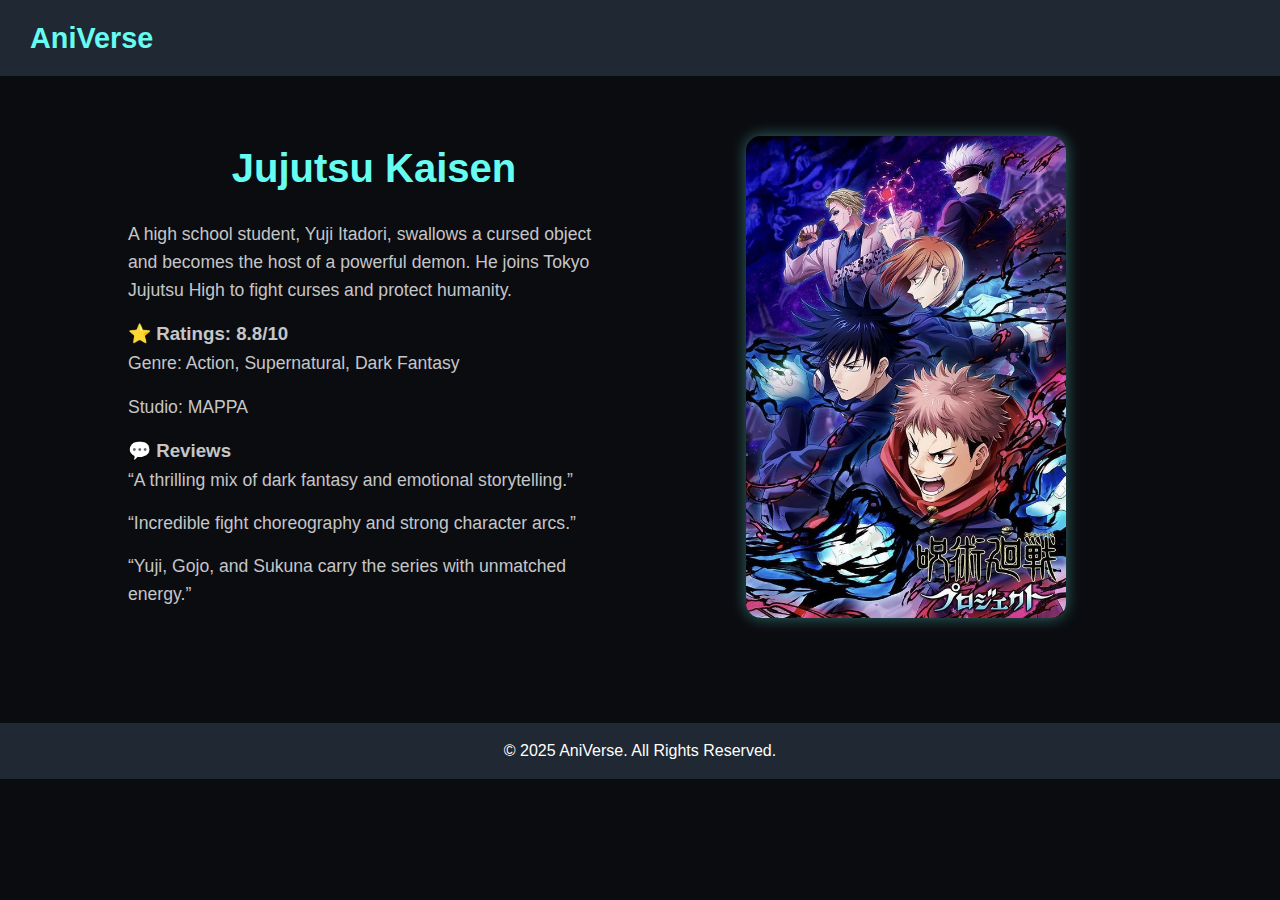
<file: jk.html>
<!DOCTYPE html>
<html lang="en">
<head>
  <meta charset="UTF-8">
  <meta name="viewport" content="width=device-width, initial-scale=1.0">
  <title>Jujutsu Kaisen - AniVerse</title>
  <link rel="stylesheet" href="style.css">
</head>
<body>

  <!-- Header -->
  <header>
    <nav>
      <div class="logo">
        <a href="index.html">AniVerse</a>
      </div>

      <div class="menu-toggle" id="mobile-menu">
        <span class="bar"></span>
        <span class="bar"></span>
        <span class="bar"></span>
      </div>

      <ul class="nav" id="nav-links">
        <li><a href="index.html">Home</a></li>
        <li><a href="explore.html">Explore</a></li>
        <li><a href="contact.html">Contact Us</a></li>
        <li><a href="about.html">About</a></li>
      </ul>
    </nav>
  </header>

  <!-- Anime Detail Section -->
  <section class="anime-detail">
    <div class="detail-left">
      <h1>Jujutsu Kaisen</h1>
      <p class="overview">
        A high school student, Yuji Itadori, swallows a cursed object and becomes the host of a powerful demon. 
        He joins Tokyo Jujutsu High to fight curses and protect humanity.
      </p>

      <div class="ratings">
        <h3>⭐ Ratings: 8.8/10</h3>
        <p>Genre: Action, Supernatural, Dark Fantasy</p>
        <p>Studio: MAPPA</p>
      </div>

      <div class="reviews">
        <h3>💬 Reviews</h3>
        <p>“A thrilling mix of dark fantasy and emotional storytelling.”</p>
        <p>“Incredible fight choreography and strong character arcs.”</p>
        <p>“Yuji, Gojo, and Sukuna carry the series with unmatched energy.”</p>
      </div>
    </div>

    <div class="detail-right">
      <img src="images/anime3.jpg" alt="Jujutsu Kaisen Poster">
    </div>
  </section>

  <!-- Footer -->
  <footer>
    <p>&copy; 2025 AniVerse. All Rights Reserved.</p>
  </footer>

  <script>
    const hamburger = document.getElementById('mobile-menu');
    const navLinks = document.getElementById('nav-links');
    hamburger.addEventListener('click', () => {
      navLinks.classList.toggle('showing');
      hamburger.classList.toggle('active');
    });
  </script>

</body>
</html>
</file>
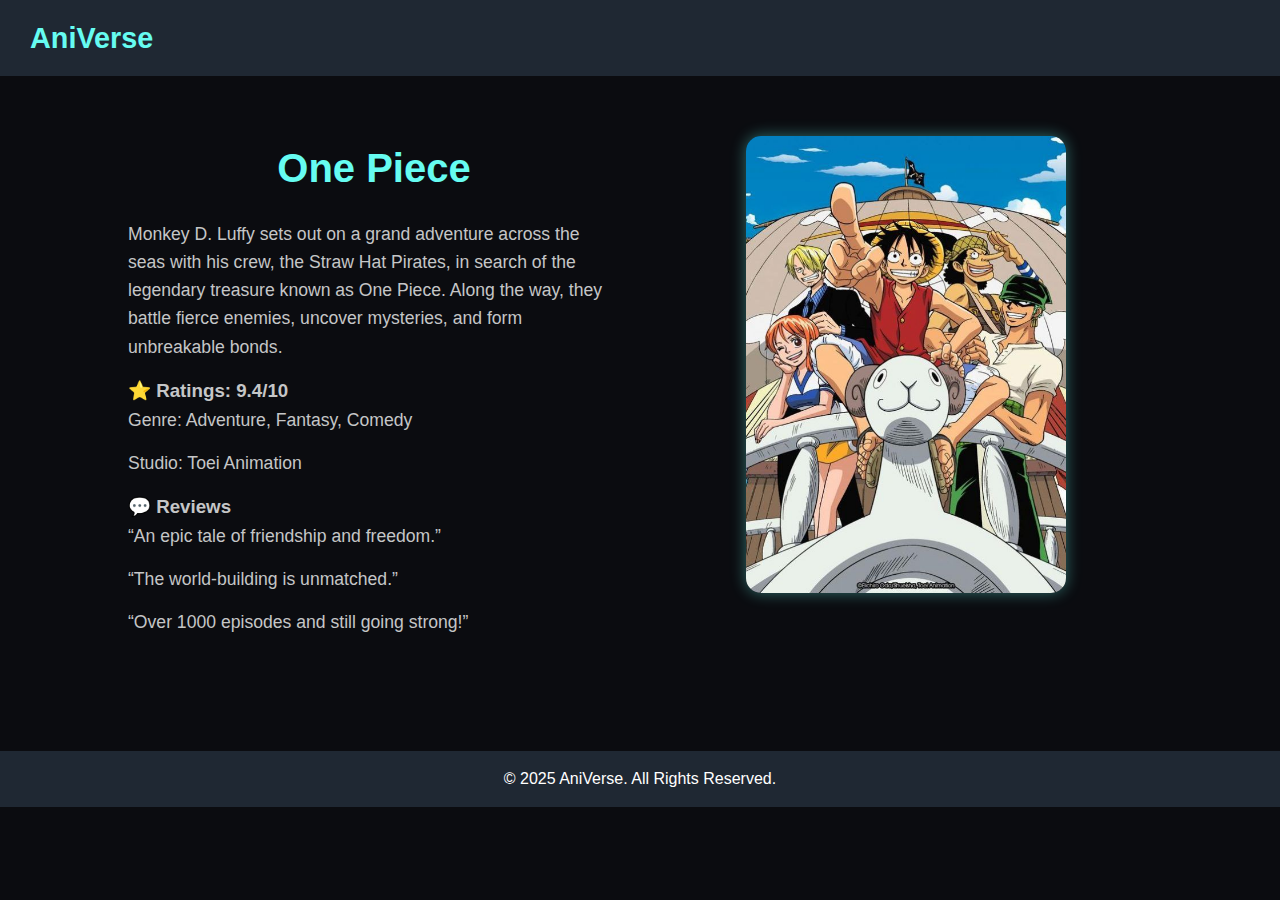
<file: onepiece.html>
<!DOCTYPE html>
<html lang="en">
<head>
  <meta charset="UTF-8" />
  <meta name="viewport" content="width=device-width, initial-scale=1.0" />
  <title>One Piece - AniVerse</title>
  <link rel="stylesheet" href="style.css" />
</head>
<body>

  <!-- Header -->
  <header>
    <nav>
      <div class="logo">
        <a href="index.html">AniVerse</a>
      </div>

      <div class="menu-toggle" id="mobile-menu">
        <span class="bar"></span>
        <span class="bar"></span>
        <span class="bar"></span>
      </div>

      <ul class="nav" id="nav-links">
        <li><a href="index.html">Home</a></li>
        <li><a href="explore.html">Explore</a></li>
        <li><a href="contact.html">Contact Us</a></li>
        <li><a href="about.html">About</a></li>
      </ul>
    </nav>
  </header>

  <!-- Anime Detail Section -->
  <section class="anime-detail">
    <div class="detail-left">
      <h1>One Piece</h1>
      <p class="overview">
        Monkey D. Luffy sets out on a grand adventure across the seas with his crew, the Straw Hat Pirates,
        in search of the legendary treasure known as One Piece. Along the way, they battle fierce enemies,
        uncover mysteries, and form unbreakable bonds.
      </p>

      <div class="ratings">
        <h3>⭐ Ratings: 9.4/10</h3>
        <p>Genre: Adventure, Fantasy, Comedy</p>
        <p>Studio: Toei Animation</p>
      </div>

      <div class="reviews">
        <h3>💬 Reviews</h3>
        <p>“An epic tale of friendship and freedom.”</p>
        <p>“The world-building is unmatched.”</p>
        <p>“Over 1000 episodes and still going strong!”</p>
      </div>
    </div>

    <div class="detail-right">
      <img src="images/anime5.jpg" alt="One Piece Poster" />
    </div>
  </section>

  <!-- Footer -->
  <footer>
    <p>&copy; 2025 AniVerse. All Rights Reserved.</p>
  </footer>

  <!-- Script -->
  <script>
    const hamburger = document.getElementById('mobile-menu');
    const navLinks = document.getElementById('nav-links');
    hamburger.addEventListener('click', () => {
      navLinks.classList.toggle('showing');
      hamburger.classList.toggle('active');
    });
  </script>

</body>
</html>
</file>
<file: style.css>
/* Reset */
* { margin:0; padding:0; box-sizing:border-box; }
body { font-family:'Poppins',sans-serif; background:#0b0c10; color:#fff; overflow-x:hidden; }

/* Header */
header { display:flex; justify-content:space-between; align-items:center; padding:15px 30px; background:#1f2833; position:sticky; top:0; z-index:1000; }
.logo a { font-size:1.8rem; font-weight:bold; color:#66fcf1; text-decoration:none; }

/* Hamburger Menu Top-Right */
.menu-toggle { display:flex; flex-direction:column; cursor:pointer; gap:5px; z-index:1001;position:absolute;top:20px;right:20px; }
.menu-toggle .bar { width:30px; height:3px; background:#fff; border-radius:3px; transition:0.4s; }
.menu-toggle.active .bar:nth-child(1) { transform:rotate(45deg) translate(5px,5px); }
.menu-toggle.active .bar:nth-child(2) { opacity:0; }
.menu-toggle.active .bar:nth-child(3) { transform:rotate(-45deg) translate(6px,-6px); }

/* Overlay Menu */
.nav {
  list-style:none;
  position:fixed;
  top:0;
  right:-100%;
  width:100%;
  height:100%;
  background:rgba(34,34,34,0.98);
  display:flex;
  flex-direction:column;
  justify-content:center;
  align-items:center;
  gap:40px;
  transition:right 0.5s ease;
  z-index:1000;
}
.nav.showing { right:0; }
.nav li a { color:#fff; font-size:2rem; font-weight:bold; text-decoration:none; transition:0.3s; }
.nav li a:hover { color:#66fcf1; }

/* Slider */
.slider {
  position: relative;
  overflow: hidden;
  width: 100%;
  margin-top: 20px;
}

.slider-images {
  display: flex;
  transition: transform 0.6s ease-in-out;
}

.slider-images img {
  width: 100%;
  height: 450px;
  object-fit: cover;
  flex-shrink: 0;
}

.arrow {
  position: absolute;
  top: 50%;
  transform: translateY(-50%);
  background: rgba(0, 0, 0, 0.5);
  border: none;
  color: white;
  font-size: 2rem;
  cursor: pointer;
  padding: 10px;
  border-radius: 50%;
  z-index: 10;
  transition: background 0.3s;
}

.arrow:hover {
  background: rgba(0, 0, 0, 0.8);
}

.left { left: 15px; }
.right { right: 15px; }

/* Responsive Slider Heights */
@media (max-width: 1024px) {
  .slider-images img { height: 350px; }
}

@media (max-width: 768px) {
  .slider-images img { height: 300px; }
  .arrow { font-size: 1.5rem; padding: 8px; }
}

@media (max-width: 480px) {
  .slider-images img { height: 220px; }
  .arrow { font-size: 1.2rem; padding: 6px; }
}


/* Anime Gallery */
.anime-gallery { padding:40px 20px; text-align:center; }
.anime-gallery h2 { margin-bottom:30px; font-size:2rem; color:#66fcf1; }
.gallery-container { display:grid; grid-template-columns:repeat(auto-fit,minmax(200px,1fr)); gap:25px; justify-items:center; }
.anime-card { background:#1f2833; border-radius:15px; overflow:hidden; transition:0.3s; cursor:pointer; width:200px; }
.anime-card:hover { transform:scale(1.05); box-shadow:0 0 20px rgba(102,252,241,0.3); }
.anime-card img { width:100%; height:250px; object-fit:cover; }
.anime-card h3 { padding:10px; font-size:1rem; }

/* Footer */
footer { text-align:center; padding:20px; background:#1f2833; margin-top:30px; }
footer .socials { margin-top:10px; }
footer .socials a { margin:0 10px; }
footer .socials img { width:30px; height:30px; }

/* Media Queries for Responsive */
@media(max-width:1024px){
  .slider-images img { height:300px; }
  .anime-card { width:180px; }
}

@media(max-width:768px){
  .slider-images img { height:250px; }
  .anime-card { width:150px; }
  .nav li a { font-size:1.5rem; }
  .arrow { font-size:1.5rem; padding:8px; }
}

@media(max-width:480px){
  .slider-images img { height:200px; }
  .anime-card { width:120px; }
  .nav li a { font-size:1.3rem; }
  .arrow { font-size:1.2rem; padding:6px; }
}
/* Common Hamburger Menu Styles */
.menu-toggle {
  display: none;
  flex-direction: column;
  cursor: pointer;
  gap: 5px;
  z-index: 1001;
}

.menu-toggle .bar {
  width: 30px;
  height: 3px;
  background: #fff;
  border-radius: 3px;
  transition: 0.4s;
}

/* Animation: turns into X when active */
.menu-toggle.active .bar:nth-child(1) {
  transform: rotate(45deg) translate(5px, 5px);
}
.menu-toggle.active .bar:nth-child(2) {
  opacity: 0;
}
.menu-toggle.active .bar:nth-child(3) {
  transform: rotate(-45deg) translate(6px, -6px);
}

/* Responsive Navigation */
@media (max-width: 768px) {
  nav ul.nav {
    position: absolute;
    top: 70px;
    right: 0;
    background: rgba(11, 12, 16, 0.95);
    width: 200px;
    flex-direction: column;
    text-align: center;
    gap: 0;
    display: none;
    padding: 20px 0;
    border-left: 2px solid #66fcf1;
  }
  nav ul.nav.showing {
    display: flex;
    animation: slideIn 0.3s ease-in-out;
  }
  nav ul.nav li {
    padding: 15px 0;
  }
  .menu-toggle {
    display: flex;
  }
}

@keyframes slideIn {
  from { transform: translateX(100%); opacity: 0; }
  to { transform: translateX(0); opacity: 1; }
}
/* ===== HEADER & NAVBAR ===== */
header {
  background: #1f2833;
  padding: 15px 30px;
  position: sticky;
  top: 0;
  z-index: 1000;
}

nav {
  display: flex;
  justify-content: space-between;
  align-items: center;
}

.logo a {
  color: #66fcf1;
  font-size: 1.8em;
  font-weight: 700;
  text-decoration: none;
  transition: 0.3s;
}
.logo a:hover {
  color: #45a29e;
}

.nav {
  list-style: none;
  display: flex;
  gap: 25px;
}
.nav li a {
  text-decoration: none;
  color: #c5c6c7;
  font-weight: 500;
  transition: 0.3s;
}
.nav li a:hover,
.nav li a.active {
  color: #66fcf1;
}

/* ===== HAMBURGER MENU ===== */
.menu-toggle {
  display: none;
  flex-direction: column;
  cursor: pointer;
  gap: 5px;
  z-index: 1001;
}

.menu-toggle .bar {
  width: 30px;
  height: 3px;
  background: #fff;
  border-radius: 3px;
  transition: 0.4s;
}

/* Animation to turn bars into X */
.menu-toggle.active .bar:nth-child(1) {
  transform: rotate(45deg) translate(5px, 5px);
}
.menu-toggle.active .bar:nth-child(2) {
  opacity: 0;
}
.menu-toggle.active .bar:nth-child(3) {
  transform: rotate(-45deg) translate(6px, -6px);
}

/* ===== MOBILE MENU FULL WIDTH ===== */
@media (max-width: 768px) {
  nav ul.nav {
    position: absolute;
    top: 0;
    left: 0;
    height: 100vh;
    width: 100%;
    flex-direction: column;
    background: rgba(11, 12, 16, 0.97);
    justify-content: center;
    align-items: center;
    gap: 30px;
    display: none;
    transition: all 0.4s ease;
  }
  nav ul.nav.showing {
    display: flex;
    animation: fadeIn 0.3s ease-in-out;
  }
  .menu-toggle {
    display: flex;
  }
}

@keyframes fadeIn {
  from { opacity: 0; transform: translateY(-10px); }
  to { opacity: 1; transform: translateY(0); }
}

/* ===== FEATURED SECTION (GALLERY STYLE) ===== */
.featured {
  text-align: center;
  padding: 80px 40px;
  background: linear-gradient(180deg, #0b0c10 0%, #1f2833 100%);
}

.featured h2 {
  color: #66fcf1;
  font-size: 2.5em;
  margin-bottom: 20px;
}

.featured p {
  color: #c5c6c7;
  font-size: 1.1em;
  margin: 0 auto 40px;
  max-width: 800px;
  line-height: 1.8;
}

/* Gallery Grid */
.featured-gallery {
  display: grid;
  grid-template-columns: repeat(auto-fit, minmax(250px, 1fr));
  gap: 25px;
  max-width: 1200px;
  margin: 0 auto 50px;
}

.featured-card {
  background: #1f2833;
  border-radius: 15px;
  box-shadow: 0 5px 20px rgba(0,0,0,0.4);
  overflow: hidden;
  transition: transform 0.4s ease, box-shadow 0.4s ease;
}
.featured-card:hover {
  transform: translateY(-10px);
  box-shadow: 0 10px 25px rgba(102, 252, 241, 0.3);
}

.featured-card img {
  width: 100%;
  height: 200px;
  object-fit: cover;
  transition: 0.4s;
}
.featured-card:hover img {
  filter: brightness(1.1);
}

.featured-card h3 {
  color: #66fcf1;
  margin: 15px 0 8px;
}
.featured-card p {
  color: #c5c6c7;
  font-size: 0.95em;
  padding: 0 15px 20px;
}

/* Button */
.featured button {
  background: #66fcf1;
  color: #0b0c10;
  border: none;
  padding: 12px 25px;
  border-radius: 8px;
  font-weight: 600;
  cursor: pointer;
  transition: background 0.3s;
}
.featured button:hover {
  background: #45a29e;
}

/* Responsive tweaks */
@media (max-width: 768px) {
  .featured h2 {
    font-size: 2em;
  }
  .featured-gallery {
    grid-template-columns: repeat(auto-fit, minmax(180px, 1fr));
    gap: 20px;
  }
}
/* Mission Section */
.mission {
  display: flex;
  align-items: center;
  justify-content: center;
  gap: 40px;
  padding: 60px 10%;
  background: #0b0c10;
  color: #c5c6c7;
}

.mission img {
  width: 300px;
  height: auto;
  border-radius: 15px;
  box-shadow: 0 0 20px rgba(102, 252, 241, 0.4);
  transition: transform 0.4s ease, box-shadow 0.4s ease;
}

.mission img:hover {
  transform: scale(1.05);
  box-shadow: 0 0 30px rgba(102, 252, 241, 0.6);
}

.mission-text {
  max-width: 600px;
}

.mission-text h2 {
  color: #66fcf1;
  font-size: 2rem;
  margin-bottom: 15px;
}

.mission-text p {
  line-height: 1.7;
  font-size: 1.1rem;
}

/* Responsive Design */
@media (max-width: 900px) {
  .mission {
    flex-direction: column;
    text-align: center;
  }

  .mission img {
    width: 220px;
  }

  .mission-text {
    max-width: 90%;
  }
}
/* Contact Page */
main {
  max-width: 700px;
  margin: 60px auto;
  padding: 0 20px;
}

h1 {
  text-align: center;
  color: #66fcf1;
  font-size: 2.2rem;
  margin-bottom: 10px;
}

p.intro {
  text-align: center;
  font-size: 1.1rem;
  color: #c5c6c7;
  margin-bottom: 30px;
}

form {
  background: #1f2833;
  padding: 30px;
  border-radius: 15px;
  box-shadow: 0 0 25px rgba(0, 0, 0, 0.5);
}

input,
textarea {
  width: 100%;
  padding: 12px 15px;
  margin: 10px 0;
  border-radius: 8px;
  border: none;
  background: #0b0c10;
  color: #fff;
  font-size: 1rem;
  outline: none;
  transition: box-shadow 0.3s, transform 0.2s;
}

input:focus,
textarea:focus {
  box-shadow: 0 0 10px #45a29e;
  transform: scale(1.02);
}

button {
  width: 100%;
  background: linear-gradient(90deg, #45a29e, #66fcf1);
  color: #0b0c10;
  border: none;
  padding: 12px;
  border-radius: 8px;
  cursor: pointer;
  font-size: 1.1rem;
  font-weight: bold;
  transition: transform 0.2s, box-shadow 0.3s;
}

button:hover {
  transform: scale(1.05);
  box-shadow: 0 0 15px #45a29e;
}

.success {
  display: none;
  color: #00ff99;
  margin-top: 15px;
  text-align: center;
  font-weight: bold;
  animation: fadeIn 0.5s ease-in;
}

@keyframes fadeIn {
  from { opacity: 0; transform: translateY(-10px); }
  to { opacity: 1; transform: translateY(0); }
}

/* Responsive */
@media (max-width: 768px) {
  form {
    padding: 20px;
  }
  button {
    font-size: 1rem;
  }
}
/* Slider */
.slider {
  position: relative;
  overflow: hidden;
  margin-top: 20px;
  width: 100%;
}

.slider-images {
  display: flex;
  transition: transform 0.6s ease-in-out;
}

.slider-images img {
  width: 100%;
  height: 400px;
  object-fit: cover;
}

/* Arrow Buttons (Classic Style) */
.arrow {
  position: absolute;
  top: 50%;
  transform: translateY(-50%);
  background: rgba(0, 0, 0, 0.5);
  color: white;
  font-size: 2rem;
  border: none;
  cursor: pointer;
  border-radius: 50%;
  width: 45px;
  height: 45px;
  display: flex;
  align-items: center;
  justify-content: center;
  transition: background 0.3s, transform 0.2s;
  z-index: 10;
}

.arrow:hover {
  background: rgba(0, 0, 0, 0.8);
  transform: translateY(-50%) scale(1.1);
}

.left {
  left: 15px;
}

.right {
  right: 15px;
}

/* Responsive Adjustments */
@media (max-width: 900px) {
  .slider-images img {
    height: 300px;
  }

  .arrow {
    width: 38px;
    height: 38px;
    font-size: 1.6rem;
  }
}

@media (max-width: 600px) {
  .slider-images img {
    height: 220px;
  }

  .arrow {
    width: 32px;
    height: 32px;
    font-size: 1.4rem;
  }
}
/* Anime Gallery */
.anime-gallery {
  text-align: center;
  padding: 50px 20px;
  background-color: #0b0c10;
}

.anime-gallery h2 {
  color: #66fcf1;
  font-size: 2em;
  margin-bottom: 30px;
}

.gallery-container {
  display: grid;
  grid-template-columns: repeat(auto-fit, minmax(200px, 1fr));
  gap: 20px;
  justify-items: center;
}

.anime-card {
  background-color: #1f2833;
  border-radius: 15px;
  overflow: hidden;
  transition: transform 0.3s ease;
  text-decoration: none;
  color: white;
  width: 100%;
  max-width: 250px;
}

.anime-card img {
  width: 100%;
  height: auto;
  display: block;
}

.anime-card:hover {
  transform: scale(1.05);
}

/* ✅ MEDIA QUERY — For Phones: Show 2 anime side by side */
@media (max-width: 768px) {
  .gallery-container {
    grid-template-columns: repeat(2, 1fr);
  }
}

/* ✅ For very small phones (optional, one per row if too tight) */
@media (max-width: 400px) {
  .gallery-container {
    grid-template-columns: repeat(2, 1fr);
    gap: 10px;
  }
}
/* General Reset */
* {
  margin: 0;
  padding: 0;
  box-sizing: border-box;
  font-family: "Poppins", sans-serif;
}

body {
  background-color: #0b0c10;
  color: #c5c6c7;
  line-height: 1.6;
}

/* Header */
header {
  background-color: #1f2833;
  padding: 15px 30px;
}

.logo a {
  color: #66fcf1;
  font-size: 1.8em;
  text-decoration: none;
  font-weight: bold;
}

nav {
  display: flex;
  justify-content: space-between;
  align-items: center;
}

.nav {
  list-style: none;
  display: flex;
  gap: 20px;
}

.nav li a {
  text-decoration: none;
  color: #fff;
  font-weight: 500;
  transition: color 0.3s ease;
}

.nav li a:hover {
  color: #66fcf1;
}

/* Hamburger Menu */
.menu-toggle {
  display: none;
  flex-direction: column;
  cursor: pointer;
}

.bar {
  height: 3px;
  width: 25px;
  background: #fff;
  margin: 4px 0;
  border-radius: 5px;
}

.showing {
  display: block !important;
}

/* Anime Detail Section */
.anime-detail {
  display: flex;
  justify-content: space-between;
  align-items: flex-start;
  gap: 40px;
  padding: 60px 10%;
}

.detail-left {
  flex: 1;
}

.detail-left h1 {
  color: #66fcf1;
  font-size: 2.5em;
  margin-bottom: 20px;
}

.detail-left p {
  font-size: 1.1em;
  margin-bottom: 15px;
}

.detail-right {
  flex: 1;
  display: flex;
  justify-content: center;
  align-items: center;
}

.detail-right img {
  width: 80%;
  max-width: 350px; /* ✅ Smaller image size */
  border-radius: 15px;
  box-shadow: 0 0 15px rgba(102, 252, 241, 0.4);
}

/* Footer */
footer {
  background-color: #1f2833;
  color: #fff;
  text-align: center;
  padding: 15px;
  margin-top: 40px;
}

/* ===========================
   ✅ RESPONSIVE DESIGN
   =========================== */

/* Tablets */
@media (max-width: 1024px) {
  .anime-detail {
    padding: 50px 8%;
    gap: 30px;
  }

  .detail-left h1 {
    font-size: 2.2em;
  }

  .detail-right img {
    width: 75%;
    max-width: 300px;
  }
}

/* Phones */
@media (max-width: 768px) {
  nav ul.nav {
    display: none;
    flex-direction: column;
    background: #1f2833;
    width: 100%;
    text-align: center;
    margin-top: 10px;
  }

  .menu-toggle {
    display: flex;
  }

  .anime-detail {
    flex-direction: column;
    align-items: center;
    text-align: center;
  }

  .detail-right img {
    width: 70%;
    max-width: 250px;
    margin-top: 20px;
  }

  .detail-left h1 {
    font-size: 2em;
  }

  .detail-left p {
    font-size: 1em;
  }
}

/* Small Phones */
@media (max-width: 480px) {
  .detail-right img {
    width: 80%;
    max-width: 220px;
  }

  .detail-left h1 {
    font-size: 1.7em;
  }
}
/* 🌸 General Reset */
* {
  margin: 0;
  padding: 0;
  box-sizing: border-box;
  font-family: "Poppins", sans-serif;
}

body {
  background-color: #0b0c10;
  color: #c5c6c7;
  line-height: 1.6;
}

/* 🌸 Header Section */
header {
  background-color: #1f2833;
  padding: 15px 30px;
}

.logo a {
  color: #66fcf1;
  font-size: 1.8em;
  text-decoration: none;
  font-weight: bold;
}

nav {
  display: flex;
  justify-content: space-between;
  align-items: center;
}

.nav {
  list-style: none;
  display: flex;
  gap: 20px;
}

.nav li a {
  text-decoration: none;
  color: #fff;
  font-weight: 500;
  transition: color 0.3s ease;
}

.nav li a:hover {
  color: #66fcf1;
}

/* 🌸 Hamburger Menu */
.menu-toggle {
  display: none;
  flex-direction: column;
  cursor: pointer;
}

.bar {
  height: 3px;
  width: 25px;
  background: #fff;
  margin: 4px 0;
  border-radius: 5px;
}

/* 🌸 Anime Detail Layout */
.anime-detail {
  display: flex;
  justify-content: space-between;
  align-items: flex-start;
  gap: 40px;
  padding: 60px 10%;
}

.detail-left {
  flex: 1;
}

.detail-left h1 {
  color: #66fcf1;
  font-size: 2.5em;
  margin-bottom: 20px;
}

.detail-left p {
  font-size: 1.1em;
  margin-bottom: 15px;
}

.detail-right {
  flex: 1;
  display: flex;
  justify-content: center;
  align-items: center;
}

.detail-right img {
  width: 75%;
  max-width: 320px; /* ✅ Smaller, consistent size */
  border-radius: 15px;
  box-shadow: 0 0 15px rgba(102, 252, 241, 0.4);
}

/* 🌸 Footer */
footer {
  background-color: #1f2833;
  color: #fff;
  text-align: center;
  padding: 15px;
  margin-top: 40px;
}

/* ===========================
   ✅ RESPONSIVE DESIGN
   =========================== */

/* 💻 Laptops / Tablets */
@media (max-width: 1024px) {
  .anime-detail {
    padding: 50px 8%;
    gap: 30px;
  }

  .detail-left h1 {
    font-size: 2.2em;
  }

  .detail-right img {
    width: 70%;
    max-width: 280px;
  }
}

/* 📱 Tablets & Large Phones */
@media (max-width: 768px) {
  nav ul.nav {
    display: none;
    flex-direction: column;
    background: #1f2833;
    width: 100%;
    text-align: center;
    margin-top: 10px;
  }

  .menu-toggle {
    display: flex;
  }

  .showing {
    display: flex !important;
  }

  .anime-detail {
    flex-direction: column;
    align-items: center;
    text-align: center;
    padding: 40px 6%;
  }

  .detail-right img {
    width: 65%;
    max-width: 250px;
    margin-top: 20px;
  }

  .detail-left h1 {
    font-size: 2em;
  }

  .detail-left p {
    font-size: 1em;
  }
}

/* 📱 Small Phones */
@media (max-width: 480px) {
  .detail-right img {
    width: 80%;
    max-width: 220px;
  }

  .detail-left h1 {
    font-size: 1.7em;
  }

  .nav {
    gap: 10px;
  }
}
</file>
